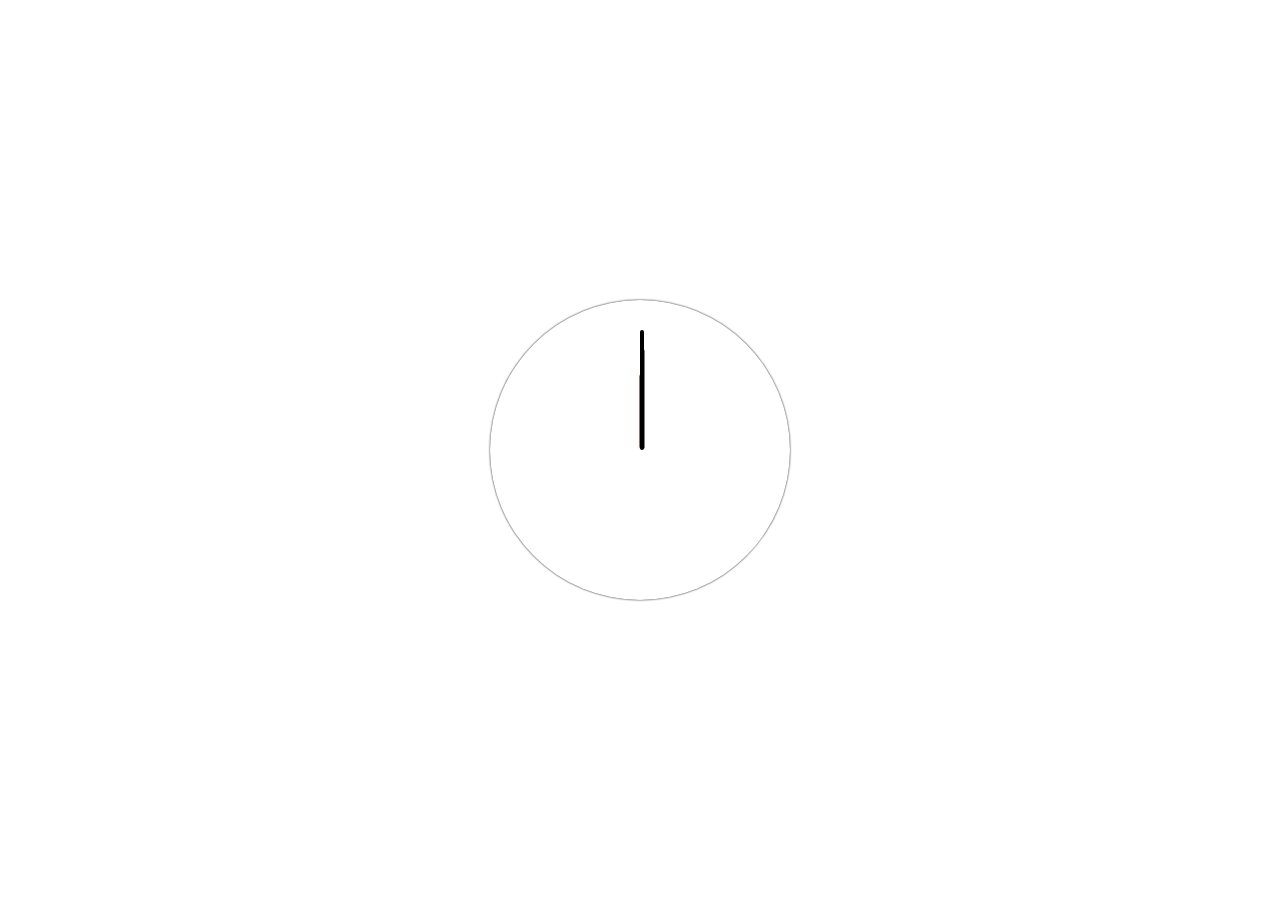
<file: Clock/index.html>
<!DOCTYPE html>
<html lang="en">
<head>
    <meta charset="UTF-8">
    <meta name="viewport" content="width=device-width, initial-scale=1.0">
    <title>Document</title>
    <link rel="stylesheet" href="styles.css">
</head>
<body>
    <div class="clock">
        <div class="hours"></div>
        <div class="minutes"></div>
        <div class="seconds"></div>
    </div>
</body>
</html>
</file>
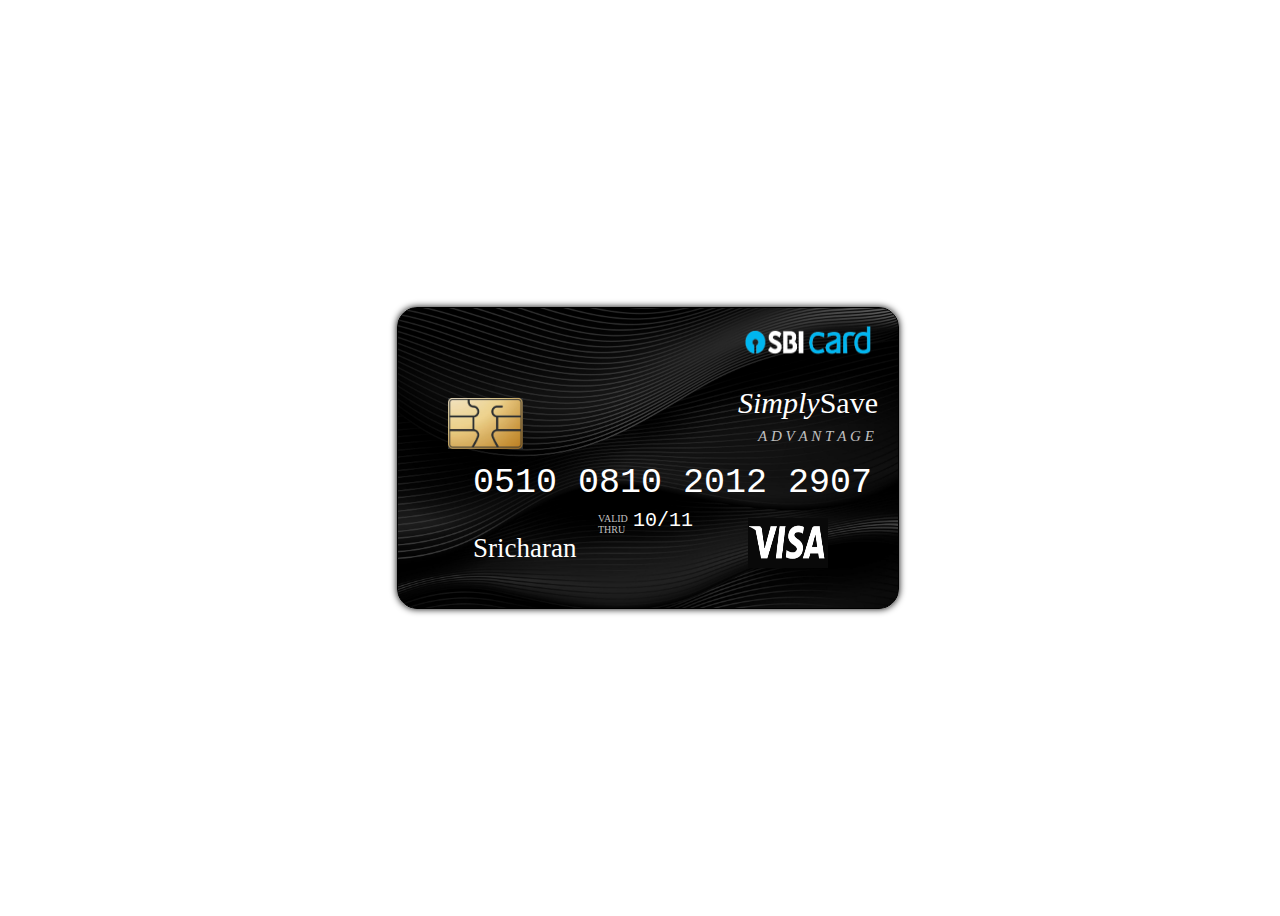
<file: Credit card/index.html>
<!DOCTYPE html>
<html lang="en">
<head>
    <meta charset="UTF-8">
    <meta name="viewport" content="width=device-width, initial-scale=1.0">
    <title>Document</title>
    <link rel="stylesheet" href="styles.css">
    <link href="https://fonts.googleapis.com/css2?family=Courier+Prime&display=swap" rel="stylesheet">
    
</head>
<body>
    <div class="card">
        <img class="sbi" src="./sbi-card.png">
        <img class="chip" src="./chip.jpg">
        <p class="simply-save"><i>Simply</i>Save</p>
        <p class="adv"><i>A&nbsp;D&nbsp;V&nbsp;A&nbsp;N&nbsp;T&nbsp;A&nbsp;G&nbsp;E</i></p>
        <p class="card-num">0510&nbsp;0810&nbsp;2012&nbsp;2907&nbsp;</p>
        <div class="valid-thru">
            <p class="valid">VALID THRU</p>
        </div>
        <div class="valid-date">10/11</div>
        <div class="my-name">Sricharan</div>
        <div class="visa-border">
            <img class="visa" src="./visa.jpg">
    </div>
</body>
</html>
</file>
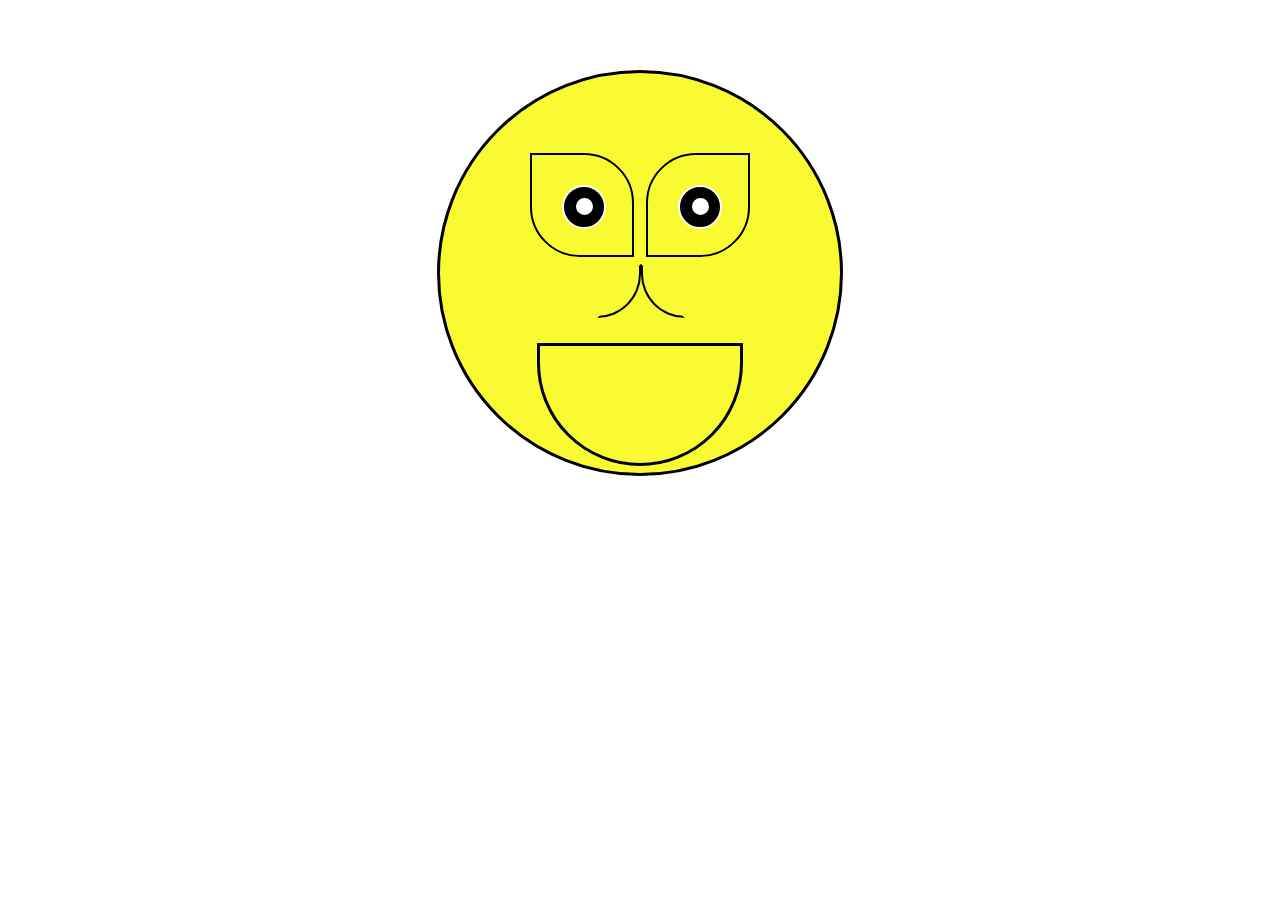
<file: Face/index.html>
<!DOCTYPE html>
<html lang="en">
<head>
    <meta charset="UTF-8">
    <meta name="viewport" content="width=device-width, initial-scale=1.0">
    <title>Document</title>
    <link rel="stylesheet" href="styles.css">
</head>
<body>
    <center>
        <div class="face">
            <div class="left-eye">
                <div class="left-eye-ball">
                    <div class="eye-dot"></div>
                </div>

            </div>
            <div class="right-eye">
                <div class="right-eye-ball">
                    <div class="eye-dot"></div>
                </div>
            </div>
            <div class="left-nose"></div>
            <div class="right-nose"></div>
            <div class="mouth">
                    <div class="tongue"></div>
            </div>
        </div>
    </center>
</body>
</html>
</file>
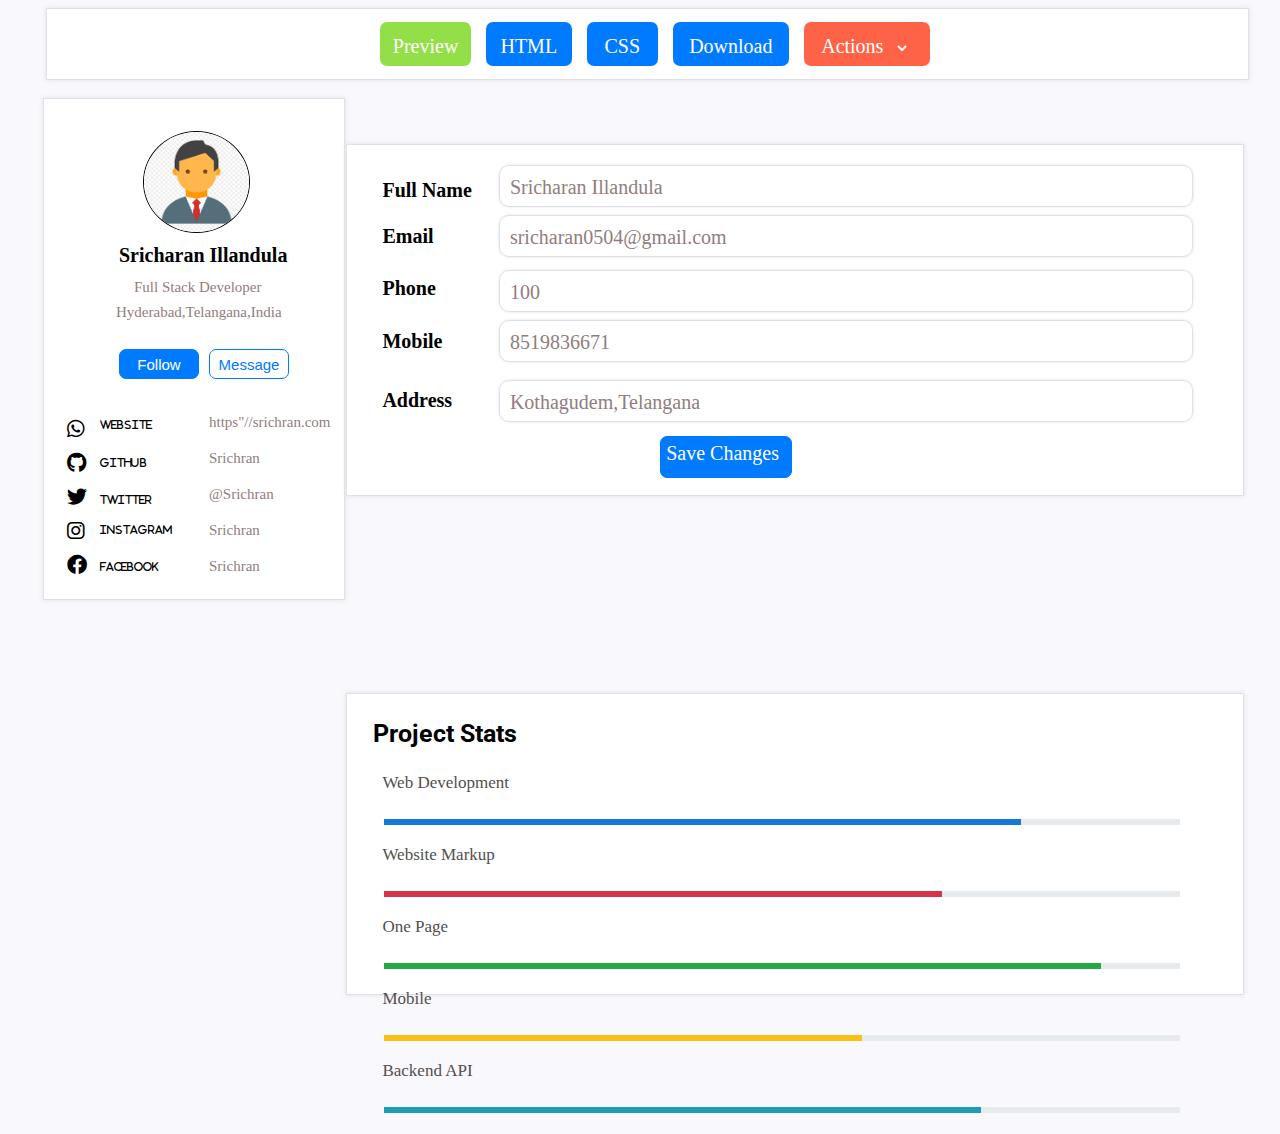
<file: Layout-1/index.html>
<!DOCTYPE html>
<html lang="en">
<head>
    <meta charset="UTF-8">
    <meta name="viewport" content="width=device-width, initial-scale=1.0">
    <title>Document</title>
    <link rel="stylesheet" href="styles.css">
    <link rel="stylesheet" href="https://cdnjs.cloudflare.com/ajax/libs/font-awesome/6.0.0-beta3/css/all.min.css">
    <link
        href="https://fonts.googleapis.com/css2?family=Roboto:ital,wght@0,100;0,300;0,400;0,500;0,700;0,900;1,100;1,300;1,400;1,500;1,700;1,900&display=swap"
        rel="stylesheet">
</head>
<body>
    <div>
        <div class="head">
            <div class="preview">Preview</div>
            <div class="html">HTML</div>
            <div class="css">CSS</div>
            <div class="download">Download</div>
            <div class="action">
                <label>Actions</label>
                <select>
                    <option></option>
                </select>
            </div>
        </div>
        <div class="left-right">
            <div class="left">
                <div class="profile">
                    <div class="image">
                        <img src="[data-uri]">
                        <p class="name">Sricharan Illandula</p>
                        <p class="fsd">Full Stack Developer</p>
                        <p class="place">Hyderabad,Telangana,India</p>
                        <button class="f-button">Follow</button>
                        <button class="m-button">Message</button>
                        <div class="line"></div>
                        <div class="below">
                            <div class="icons">
                                <i class="fab fa-whatsapp"><p class="website">Website</p></i>
                                <i class="fab fa-github"><p class="git">Github</p></i>
                                <i class="fab fa-twitter"><p class="twitter">Twitter</p></i>
                                <i class="fab fa-instagram"><p class="insta">Instagram</p></i>
                                <i class="fab fa-facebook"><p class="fb">Facebook</p></i>
                            </div>
                            <div class="below-content">
                                <p>https"//srichran.com</p>
                                <p>Srichran</p>
                                <p>@Srichran</p>
                                <p>Srichran</p>
                                <p>Srichran</p>
                            </div>
                        </div>
                    </div>
                </div>
            </div>
            <div class="right">
                <div class="details">
                    <p class="a1">Full Name  </p>
                    <p class="a2">Email  </p>                   
                    <p class="a3">Phone  </p>                    
                    <p class="a4">Mobile  </p>                  
                    <p class="a5">Address  </p>
                    <p class="f1">Sricharan Illandula</p>
                    <p class="f2">sricharan0504@gmail.com</p>
                    <p class="f3">100</p>
                    <p class="f4">8519836671</p>
                    <p class="f5">Kothagudem,Telangana</p>
                    <div class="save">Save Changes</div>
                </div>
                <div class="stats">
                    <p class="psheading">Project Stats</p>
                    <p class="headings">Web Development</p>
                    <progress class="bar1" value="80" max="100"></progress>
                    <p class="headings">Website Markup</p>
                    <progress class="bar2" value="70" max="100"></progress>
                    <p class="headings">One Page</p>
                    <progress class="bar3" value="90" max="100"></progress>
                    <p class="headings">Mobile</p>
                    <progress class="bar4" value="60" max="100"></progress>
                    <p class="headings">Backend API</p>
                    <progress class="bar5" value="75" max="100"></progress><br><br>
                </div>
            </div>
        </div>
    </div>
</body>
</html>
</file>
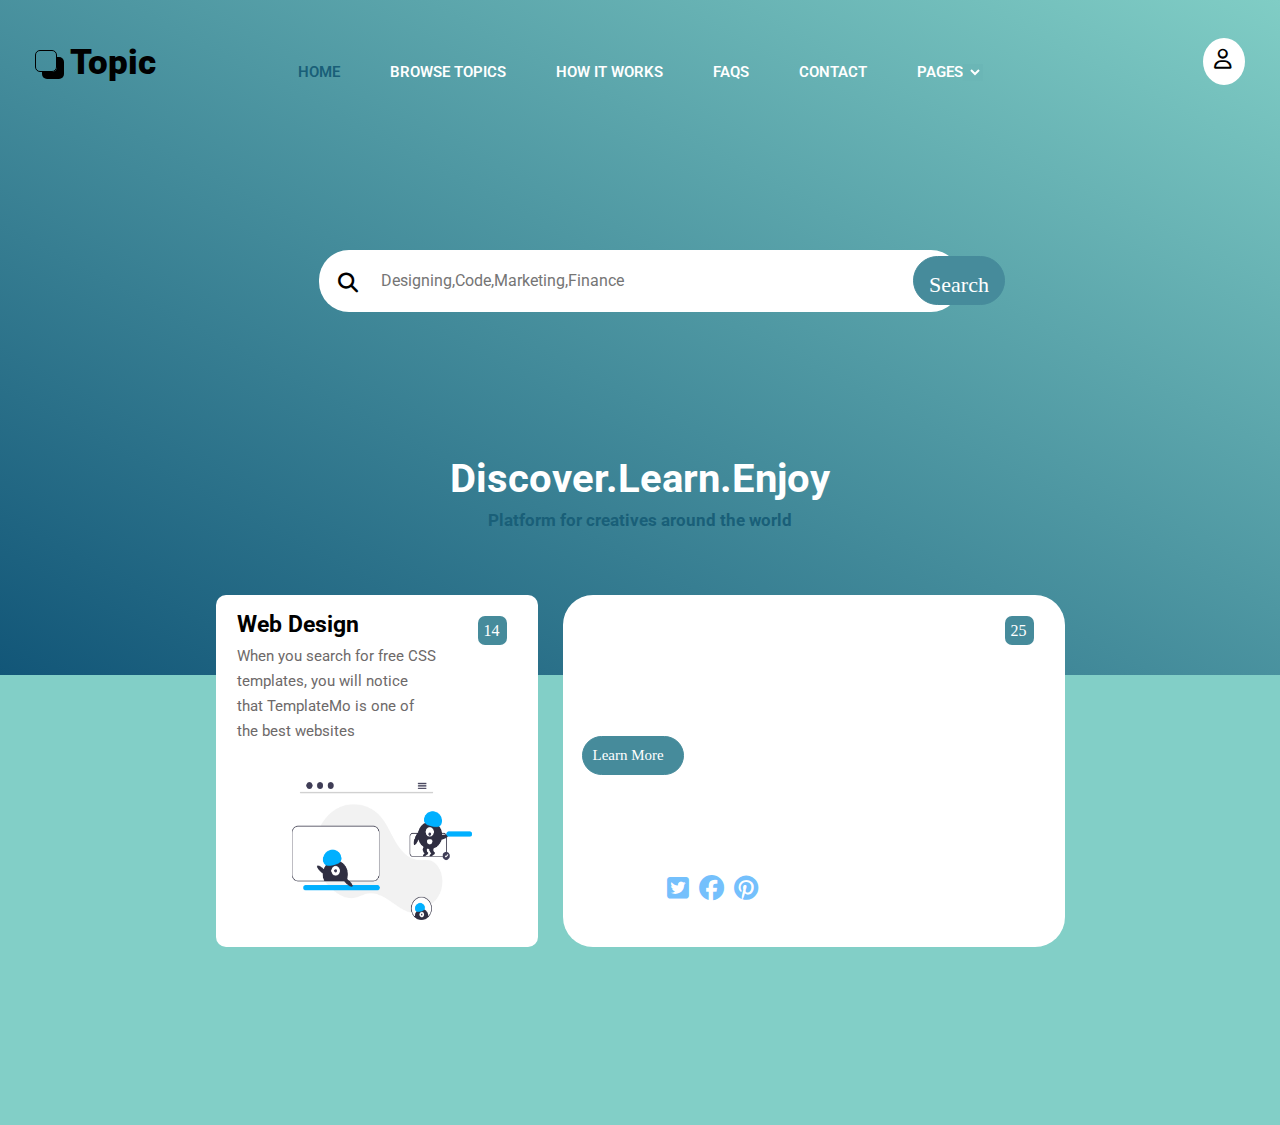
<file: layout-3/index.html>
<!DOCTYPE html>
<html lang="en">
<head>
    <meta charset="UTF-8">
    <meta name="viewport" content="width=device-width, initial-scale=1.0">
    <title>Document</title>
    <link rel="stylesheet" href="styles.css">
    <link
        href="https://fonts.googleapis.com/css2?family=Roboto:ital,wght@0,100;0,300;0,400;0,500;0,700;0,900;1,100;1,300;1,400;1,500;1,700;1,900&display=swap"
        rel="stylesheet">
    <link href="https://cdnjs.cloudflare.com/ajax/libs/font-awesome/6.5.2/css/all.min.css" rel="stylesheet">
</head>
<body>
    <div class="above">
        <div class="head">
            <div class="logo">
                <div class="box "></div>
                <div class="logo-name">Topic</div>
            </div>           
            <div class="nav-items">
                <p>HOME</p>
                <p class="sub-nav">BROWSE TOPICS</p>
                <p class="sub-nav">HOW IT WORKS</p>
                <p class="sub-nav">FAQS</p>
                <p class="sub-nav">CONTACT</p>
                <p class="sub-nav">PAGES<select></select></p>
            </div>
            <div class="person">
                <i class="fa-regular fa-user"></i>
            </div>
        </div>
        <div class="main-head">Discover.Learn.Enjoy</div>
        <div class="main-desc">Platform for creatives around the world</div>
        <div class="search-bar">
            <i class="fa-solid fa-magnifying-glass"></i>
            <input type="text"class="search-bar-inborder"placeholder="Designing,Code,Marketing,Finance"></div>
            <div class="search">Search</div>
        </div>
    </div>
    <div class="below">
        <div class="card-one">
            <p class="card-one-head">Web Design</p>
            <div class="strip">14</div>
            <p class="card-one-desc">When you search for free CSS templates, you will notice that TemplateMo is one of the best websites</p>
            <img src="./web-design.png"class="web-design-img">
        </div>
        <div class="card-two">
            <p class="card-two-head">Finance</p>
            <div class="strip">25</div>
            <p class="card-two-desc">Topic listening templates including homepage,listing page,detail page and contact page.you can feel free to edit and adapt for your CMS requirements</p>
            <div class="lm">Learn More</div>
            <div class="share">Share:
                <i class="fa-brands fa-square-twitter" style="color: #74C0FC;"></i>
                <i class="fa-brands fa-facebook" style="color: #74C0FC;"></i>
                <i class="fa-brands fa-pinterest" style="color: #74C0FC;"></i>
            </div>
            <i class="fa-regular fa-bookmark save"></i>
        </div>
    </div>
</body>
</html>
</file>
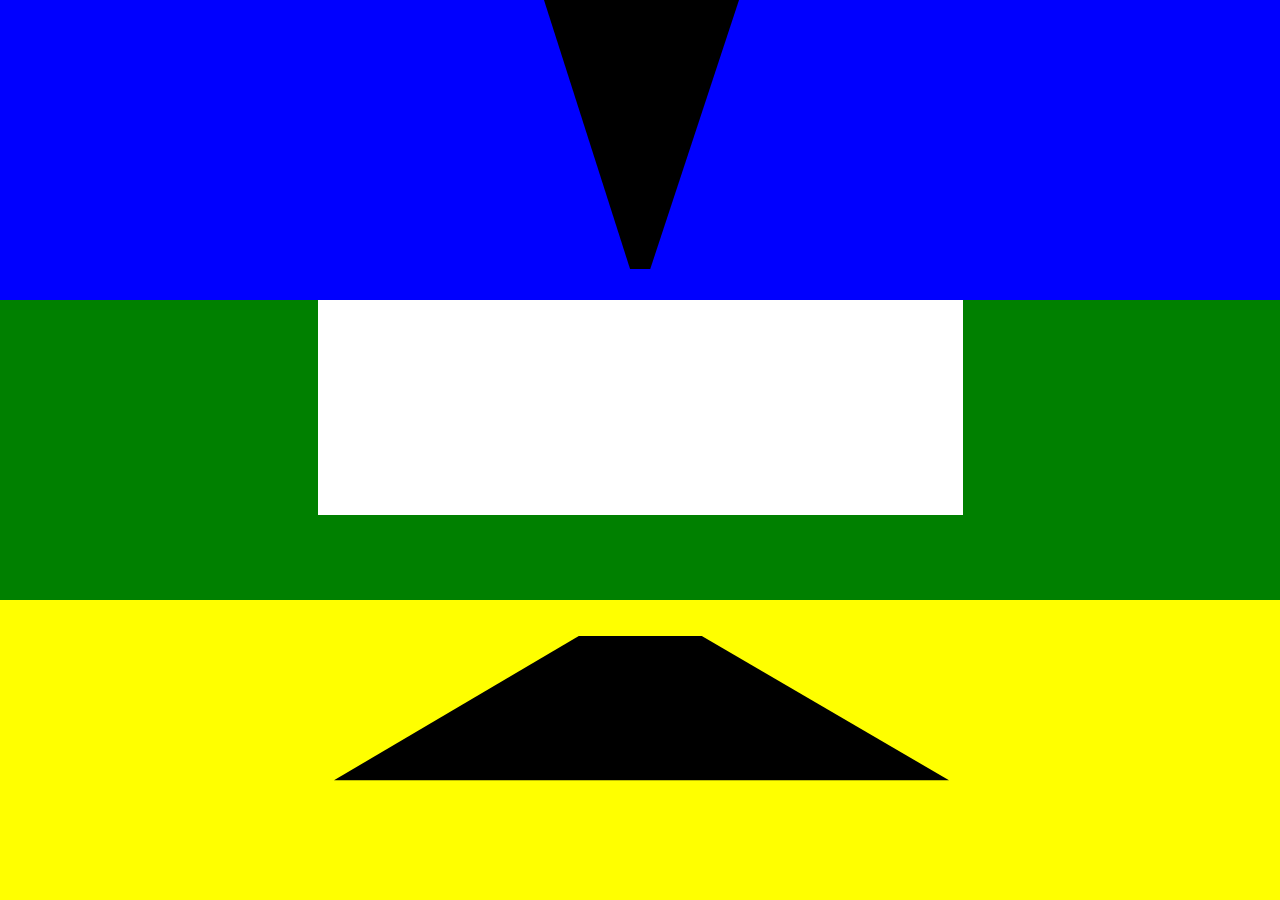
<file: layout-4/index.html>
<!DOCTYPE html>
<html lang="en">
<head>
    <meta charset="UTF-8">
    <meta name="viewport" content="width=device-width, initial-scale=1.0">
    <title>Document</title>
    <link rel="stylesheet" href="styles.css">
</head>
<body>
    <div class="main-div">
        <div class="top">
            <div class="top-child"></div>
        </div>
        <div class="middle">
            <div class="middle-1"></div>
            <div class="middle-2"></div>
            <div class="middle-3"></div>
        </div>
        <div class="bottom">
            <div class="bottom-child"></div>
        </div>
    </div>
</body>
</html>
</file>
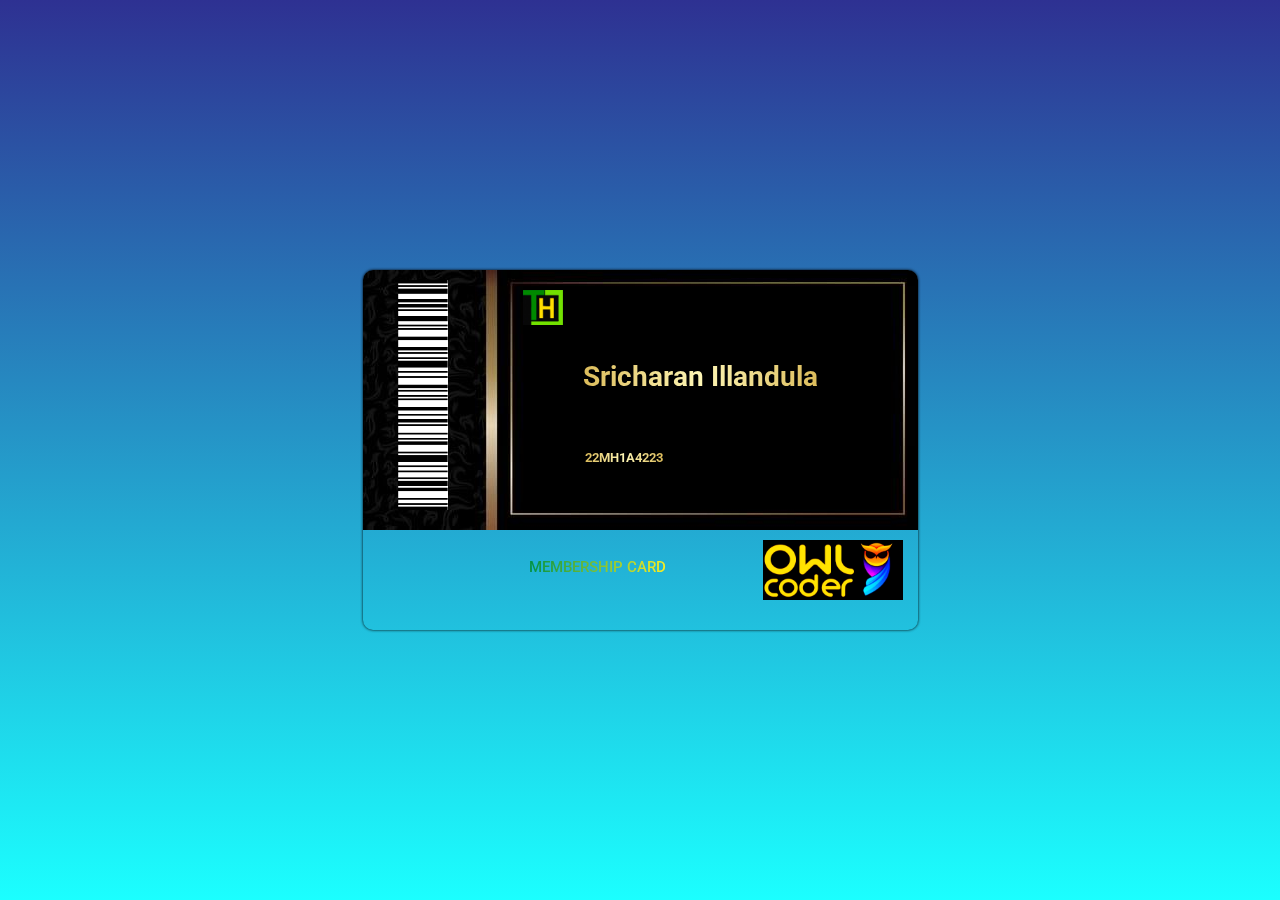
<file: Membership-card/index.html>
<!DOCTYPE html>
<html lang="en">
<head>
    <meta charset="UTF-8">
    <meta name="viewport" content="width=device-width, initial-scale=1.0">
    <title>Document</title>
    <link rel="stylesheet" href="styles.css">
    <link
        href="https://fonts.googleapis.com/css2?family=Roboto:ital,wght@0,100;0,300;0,400;0,500;0,700;0,900;1,100;1,300;1,400;1,500;1,700;1,900&display=swap"
        rel="stylesheet">
</head>
<body>
    <div class="card">
        <div class="barcode"></div>
        <div class="thub"></div>
        <div class="membercard">MEMBERSHIP CARD</div>
        <div class="owl"></div>
        <div class="name">Sricharan Illandula</div>
        <div class="roll">22MH1A4223</div>
    </div>
</body>
</html>
</file>
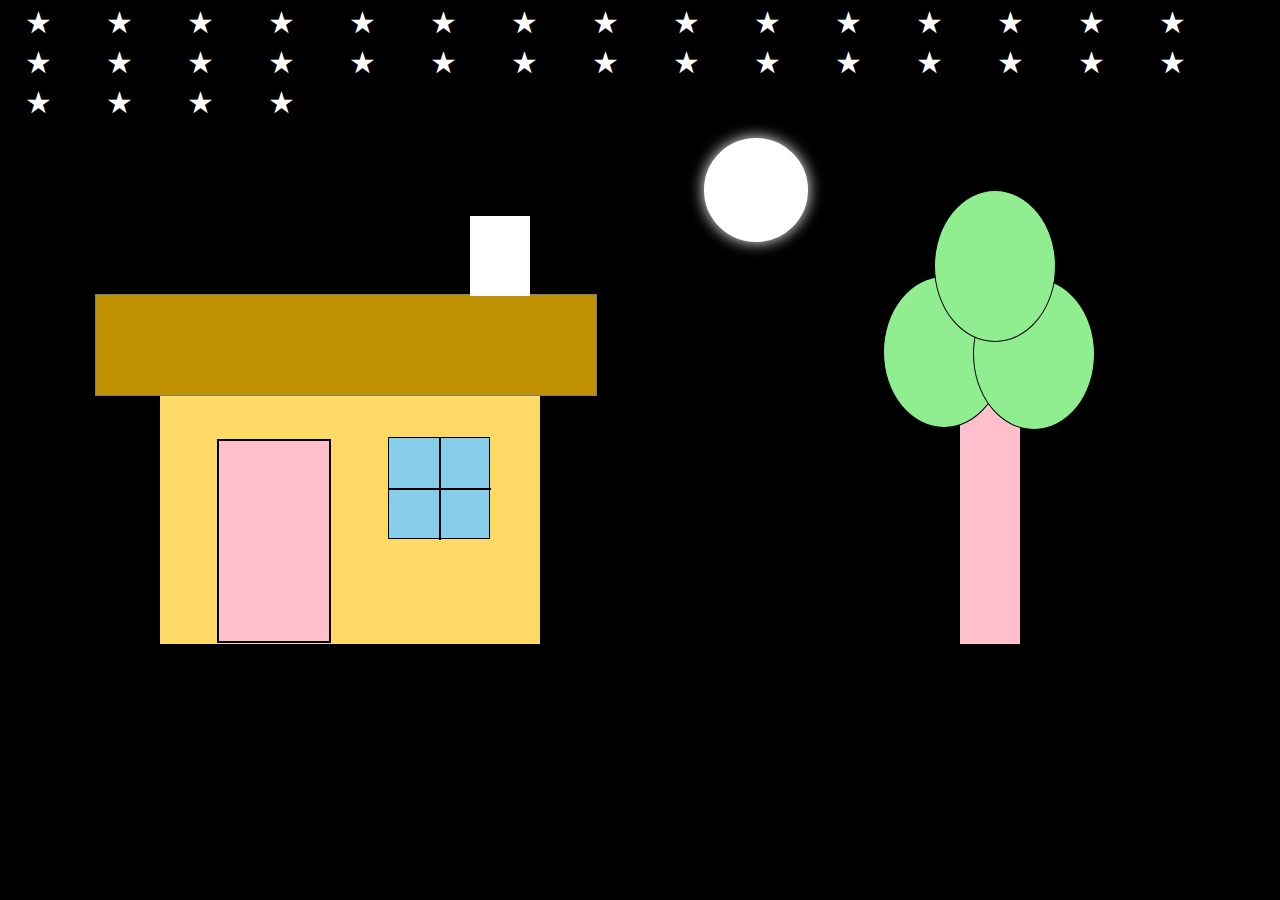
<file: night-house/index.html>
<!DOCTYPE html>
<html lang="en">
<head>
    <meta charset="UTF-8">
    <meta name="viewport" content="width=device-width, initial-scale=1.0">
    <title>Document</title>
    <link rel="stylesheet" href="styles.css">
</head>
<body>
    <div class="box">
        <div class="star">&#9733;</div>
        <div class="star">&#9733;</div>
        <div class="star">&#9733;</div>
        <div class="star">&#9733;</div>
        <div class="star">&#9733;</div>
        <div class="star">&#9733;</div>
        <div class="star">&#9733;</div>
        <div class="star">&#9733;</div>
        <div class="star">&#9733;</div>
        <div class="star">&#9733;</div>
        <div class="star">&#9733;</div>
        <div class="star">&#9733;</div>
        <div class="star">&#9733;</div>
        <div class="star">&#9733;</div>
        <div class="star">&#9733;</div>
        <div class="star">&#9733;</div>
        <div class="star">&#9733;</div>
        <div class="star">&#9733;</div>
        <div class="star">&#9733;</div>
        <div class="star">&#9733;</div>
        <div class="star">&#9733;</div>  
        <div class="star">&#9733;</div>
        <div class="star">&#9733;</div>
        <div class="star">&#9733;</div>
        <div class="star">&#9733;</div>
        <div class="star">&#9733;</div>
        <div class="star">&#9733;</div>
        <div class="star">&#9733;</div>
        <div class="star">&#9733;</div>
        <div class="star">&#9733;</div>
        <div class="star">&#9733;</div>
        <div class="star">&#9733;</div>
        <div class="star">&#9733;</div>
        <div class="star">&#9733;</div>
        <div class="moon"></div>
        <div class="house">
            <div class="door"></div>
            <div class="window">
                <div class="vline"></div>
                <div class="hline"></div>
            </div>
        </div>
        <div class="terrace"></div>
        <div class="terrace-above"></div>
        <div class="trunk"></div>
        <div class="leaf1"></div>
        <div class="leaf2"></div>
        <div class="leaf3"></div>
    </div>
</body>
</html>
</file>
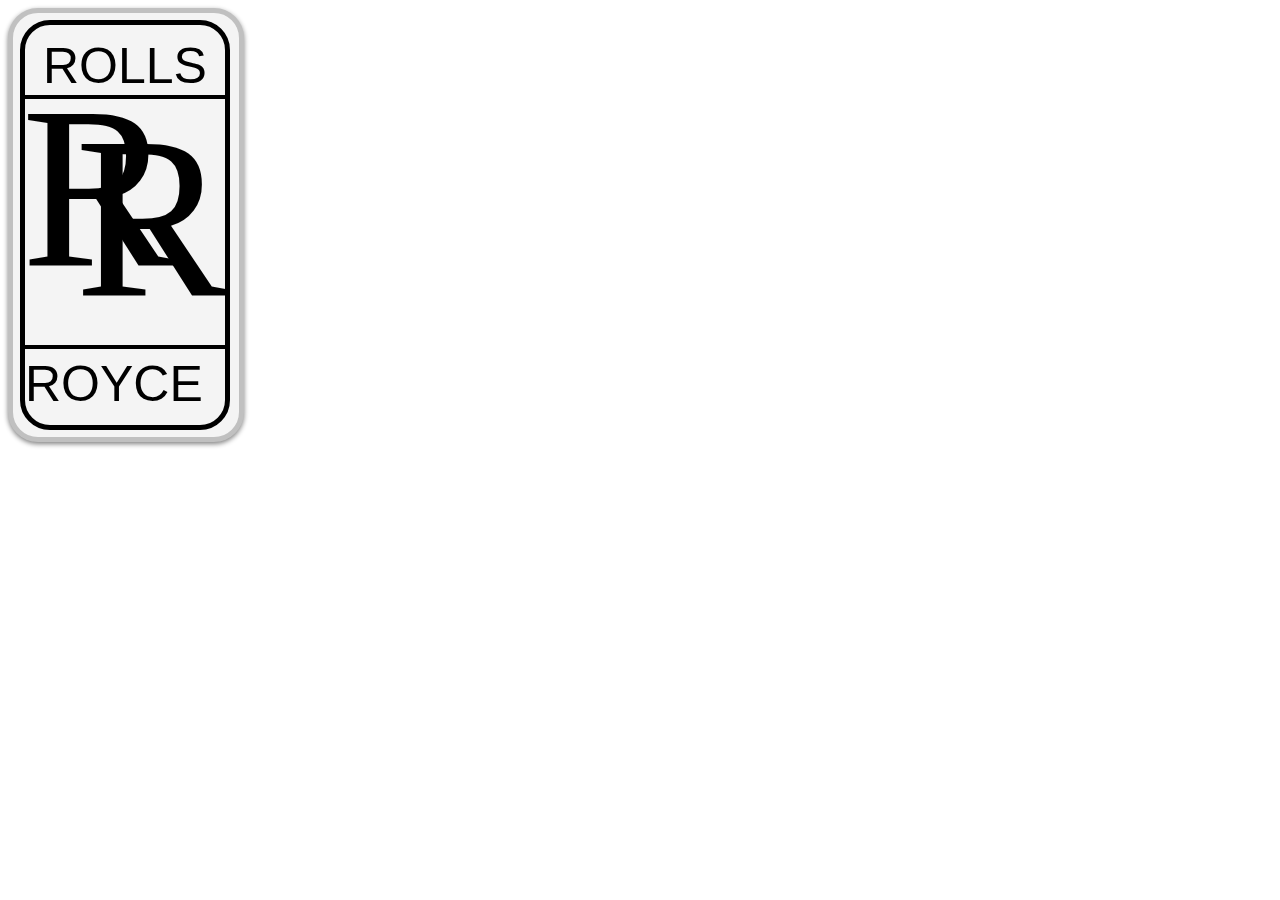
<file: Rolls-Royce/index.html>
<!DOCTYPE html>
<html lang="en">
<head>
    <meta charset="UTF-8">
    <meta name="viewport" content="width=device-width, initial-scale=1.0">
    <link rel="stylesheet" href="styles.css">
</head>
<body>
    <div class="outline">
        <div class="inline">
            <div class="main-border">
                <div class="top-content">ROLLS</div>
                <div class="top-line"></div>
                <div class="r1">R</div>
                <div class="r2">R</div>
                <div class="below-line"></div>
                <div class="below-content">ROYCE</div>
            </div>
        </div>
    </div>
</body>
</html>
</file>
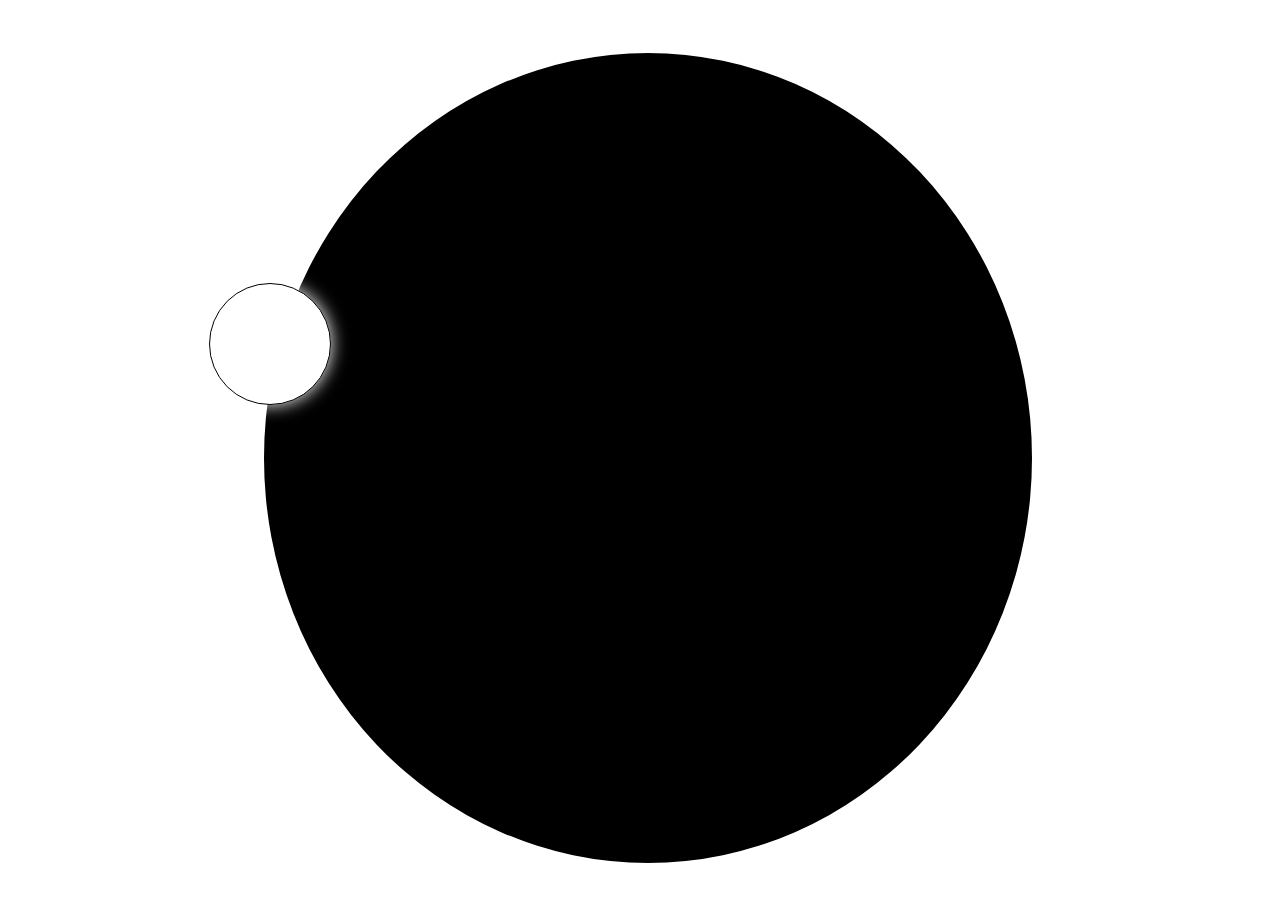
<file: solar-system/index.html>
<!DOCTYPE html>
<html lang="en">
<head>
    <meta charset="UTF-8">
    <meta name="viewport" content="width=device-width, initial-scale=1.0">
    <title>Document</title>
    <link rel="stylesheet" href="styles.css">
</head>
<body>
    <div class="border">
        <div class="earth"></div>
        <div class="moon"></div>

    </div>
</body>
</html>
</file>
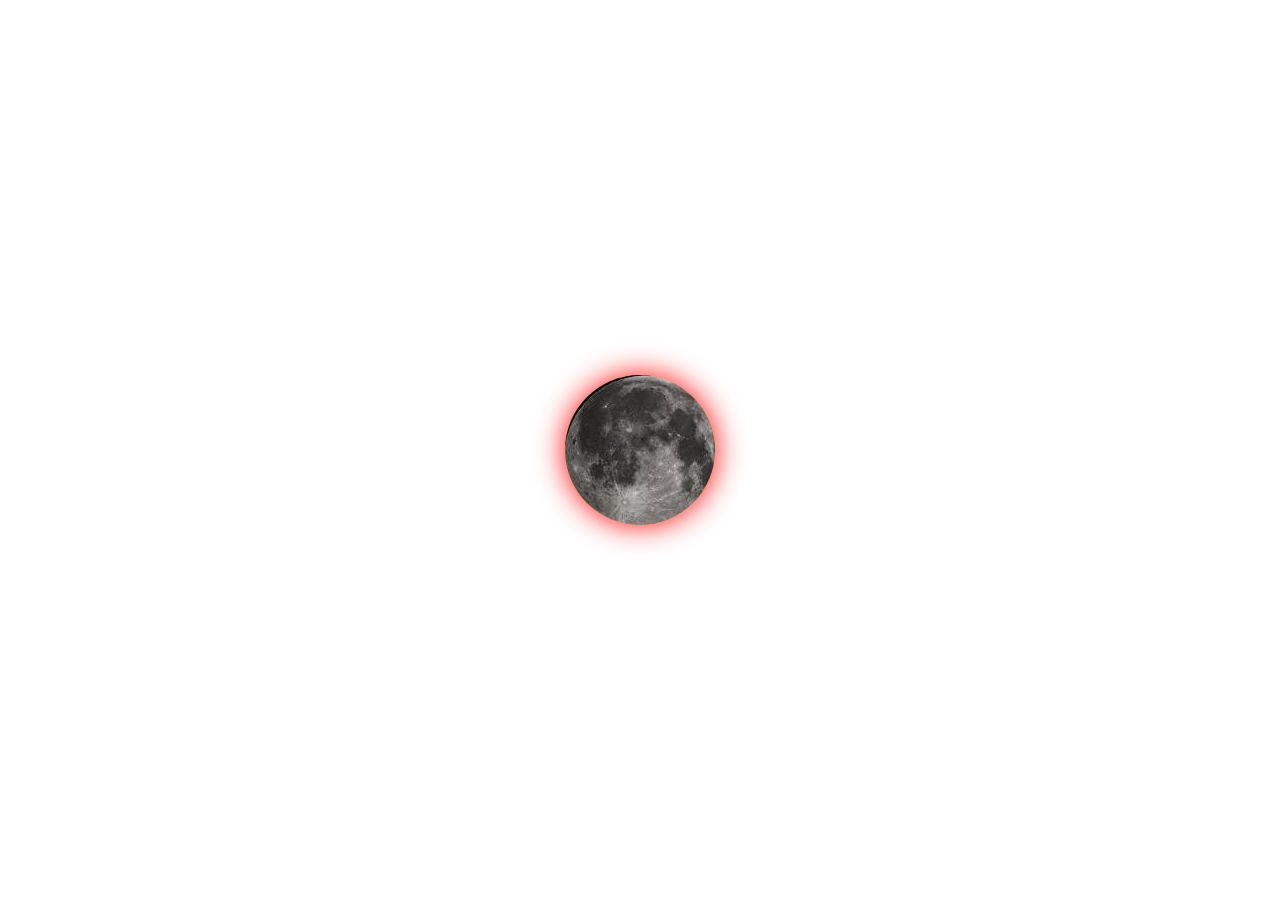
<file: sun and moon/index.html>
<!DOCTYPE html>
<html lang="en">
<head>
    <meta charset="UTF-8">
    <meta name="viewport" content="width=device-width, initial-scale=1.0">
    <title>Document</title>
    <link rel="stylesheet" href="styles.css">
</head>
<body>
        <div class="above">
            <div class="sun"></div>
        </div>
        <div class="below">
            <div class="moon"></div>
        </div>
</body>
</html>
</file>
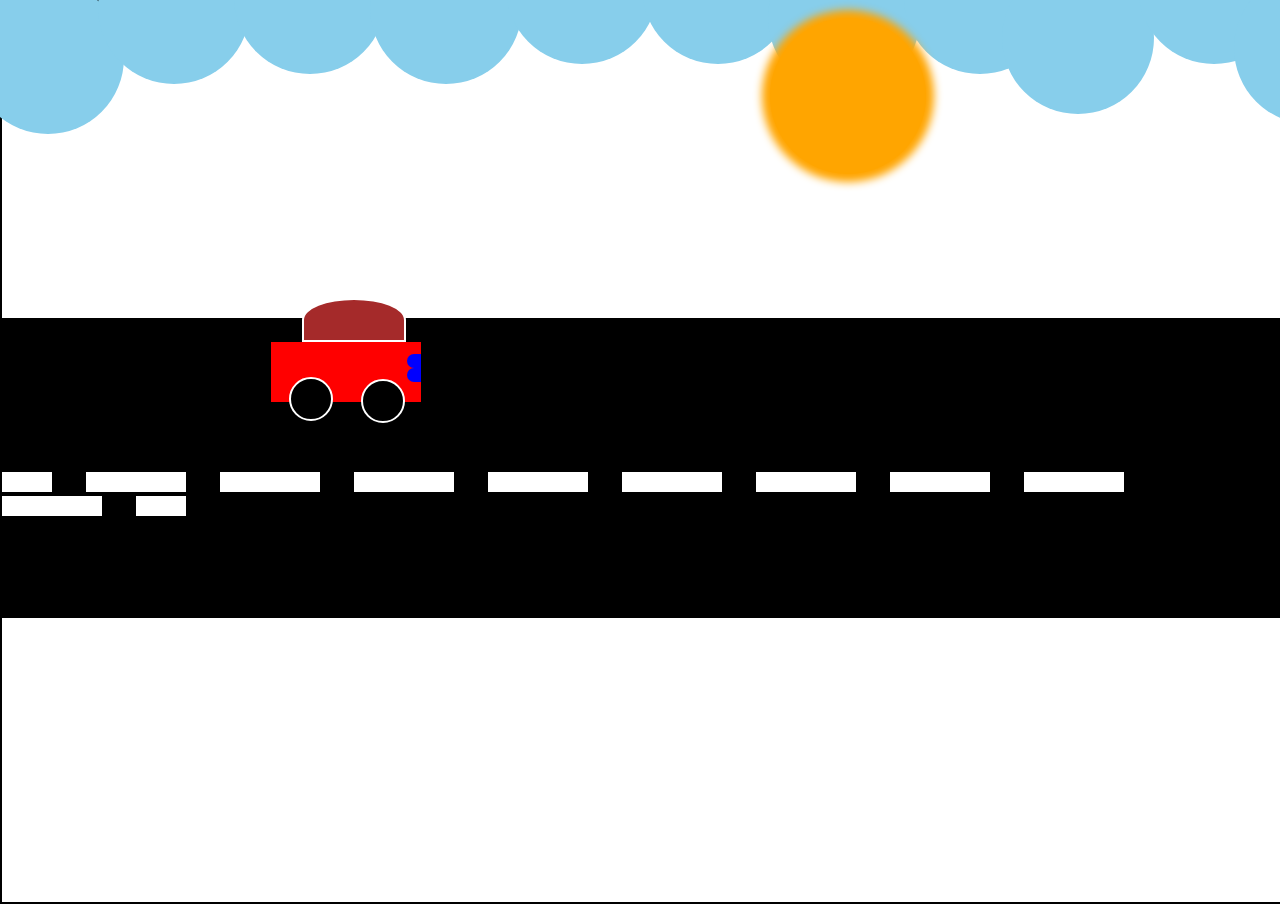
<file: TOY CAR/index.html>
<!DOCTYPE html>
<html lang="en">
<head>
    <meta charset="UTF-8">
    <meta name="viewport" content="width=device-width, initial-scale=1.0">
    <title>Document</title>
    <link rel="stylesheet" href="styles.css">
</head>
<body>
    <div class="container">
        <div class="cloud1"></div>
        <div class="cloud2"></div>
        <div class="cloud3"></div>
        <div class="cloud4"></div>
        <div class="cloud5"></div>
        <div class="cloud6"></div>
        <div class="cloud7"></div>
        <div class="cloud8"></div>
        <div class="cloud9"></div>
        <div class="cloud10"></div>
        <div class="cloud11"></div>
        <div class="sun"></div>
        <div class="road">
            <div class="car">
                <div class="above"></div>
                <div class="below">
                    <div class="headlight1"></div>
                    <div class="headlight2"></div>
                    <div class="tyre1"></div>
                    <div class="tyre2"></div>
                </div>
            </div>
            <div class="r0"></div>
            <div class="r1"></div>
            <div class="r1"></div>
            <div class="r1"></div>
            <div class="r1"></div>
            <div class="r1"></div>  
            <div class="r1"></div>
            <div class="r1"></div>
            <div class="r1"></div>  
            <div class="r1"></div>
            <div class="r2"></div>
        </div>
    </div>
</body>
</html>
</file>
<file: Clock/styles.css>
*{
	padding: 0;
	margin: 0;
}
body{
	width: 100%;
	height: 100svh;
	display: flex;
	align-items: center;
	justify-content: center;
}
.clock{
	width: 300px;
	height: 300px;
	border-radius: 50%;
	position: relative;
	background-image: url("https://i.pinimg.com/736x/f9/36/c5/f936c5a35c35c3f4d7c498fb8edad0f1.jpg");
	box-shadow: 0px 0px 2px black;
}
.seconds{
	position: absolute;
	width: 4px;
	height: 120px;
	background-color: black;
	left: 150px;
	top: 29.5px;
	animation: seconds 60s steps(60) infinite;
	transform-origin: bottom;
	border-radius: 150px;
}
.minutes{
	position: absolute;
	width: 5px;
	height: 100px;
	background-color: grey;
	left: 149.5px;
	top: 48.5px;
	animation: minutes 3600s steps(3600)infinite;
	transform-origin: bottom;
	border-radius: 150px;
}
.hours{
	position: absolute;
	width: 6px;
	height: 75px;
	background-color: rgb(166, 106, 106);
	left: 148.5px;
	top: 74px;
	animation: hours 216000s steps(216000)infinite;
	transform-origin: bottom;
	border-radius: 150px;
}
@keyframes seconds {
	0%{
		transform: rotate(0deg);
	}
	100%{
		transform: rotate(360deg);
	}
}
@keyframes minutes {
	0%{
		transform: rotate(0deg);
	}
	100%{
		transform: rotate(360deg);
	}

}
@keyframes hours {
	0%{
		transform: rotate(0deg);
	}
	100%{
		transform: rotate(360deg);
	}
}
</file>
<file: Credit card/styles.css>
body {
    height: 100svh;
    width: 100%;
    display: flex;
    justify-content: center;
    align-items: center;
}
.card {
    height: 300px;
    width: 500px;
    background-image: url(./backgrounf.jpg);
    background-repeat: no-repeat;
    background-size: cover;
    border: 1px solid black;
    box-shadow: 0px 0px 7px black;
    border-radius: 20px;
    position: relative;
    transition: transform 0.2s;
}
.sbi {
    height: 15%;
    width: 30%;
    position: absolute;
    top: 5%;
    left: 67%;
}
.chip {
    height: 17%;
    width: 15%;
    position: absolute;
    top: 30%;
    left: 10%;
}
.simply-save {
    color: white;
    font-size: 30px;
    position: absolute;
    top: 16%;
    left: 68%;
}
.adv {
    color: silver;
    font-size: 15px;
    position: absolute;
    left: 72%;
    top: 35%;
}

.card-num {
    font-size: 35px;
    font-family: 'OCR-A', monospace;
    color: white;
    position: absolute;
    top: 40%;
    left: 15%;
}
.valid-thru {
    color: silver;
    font-size: 10px;
    height: 10px;
    width: 10px;
    position: absolute;
    top: 65%;
    left: 40%;
}
.valid-date {
    color: white;
    font-family: 'OCR-A', monospace;
    font-size: 20px;
    position: absolute;
    top: 67%;
    left: 47%;
}
.my-name {
    color: white;
    font-family: Roboto;
    font-size: 27px;
    position: absolute;
    top: 75%;
    left: 15%;
}
.visa {
    height: 50px;
    width: 80px;
    position: absolute;
    top: 70%;
    left: 70%;
}
.card:hover {
    transform: scale(1.1);
    box-shadow: 0px 0px 20px black;
}
</file>
<file: Face/styles.css>
.face {
    margin: 70px;
    border: 3px solid black;
    height: 300px;
    width: 300px;
    border-radius: 300px;
    padding: 50px;
    background-color: #fafa33;
 }
 .left-eye {
    height: 100px;
    width: 100px;
    border: 2px solid black;
    float: left;
    margin-top: 30px;
    margin-left: 40px;
    border-top-right-radius: 50px;
    border-bottom-left-radius: 50px;
 } 
 .left-eye-ball {
    height: 40px;
    width: 40px;
    border: 2px solid white;
    margin:30px;
    border-radius: 40px;
    background-color: black;
 }
 .right-eye {
    height: 100px;
    width: 100px;
    border: 2px solid black;
    float: left;
    margin-top: 30px;
    margin-left: 12px;
    border-top-left-radius: 50px;
    border-bottom-right-radius: 50px;
 }
 .right-eye-ball {
    height: 40px;
    width: 40px;
    border: 2px solid white;
    margin:30px;
    border-radius: 40px;
    background-color: black;
 }
 .left-nose {
    border: 2px solid black;
    height: 50px;
    width: 40px;
    float: left;
    margin-left: 107px;
    margin-top: 7px;
    border-bottom-right-radius: 90px;
    border-top-color: #fafa33;
    border-left-color: #fafa33;
 }
 .right-nose {
    border: 2px solid black;
    height: 50px;
    width: 40px;
    margin-top: 7px;
    float: left;
    border-bottom-left-radius: 90px;
    border-top-color: #fafa33;
    border-right-color:#fafa33;
 }
 .mouth {
    border: 3px solid black;
    height: 13vh;
    width: 200px;
    margin-top: 220px;
    border-bottom-left-radius: 110px;
    border-bottom-right-radius: 110px;
 }
 .eye-dot {
   border: 2px solid black;
   height: 17px;
   width: 17px;
   border-radius: 100%;
   background-color: white;
   margin: 9px;
 }
</file>
<file: Layout-1/styles.css>
body {
    background-color: rgb(249, 248, 253);
}
.left-right {
    display: flex;
    flex-wrap: wrap;
}
.head {
    height: 70px;
    width: 95%;
    background-color:white ;
    border: 1px solid #e0e1e7 ;
    box-shadow: 0 0 5px #e0e1e7;
    display: flex;
    flex-wrap: wrap;
    justify-content: center;
    align-items: center;
    position: relative;
    left: 3%;
}
.preview {
    height: 18px;
    width: 65px;
    font-size: 20px;
    color: white;
    padding: 13px;
    background-color: #93DF48;
    border-radius: 7px;
    margin-left: 15px;
    text-align: center;
}
.html {
    height: 18px;
    width: 60px;
    font-size: 20px;
    color: white;
    padding: 13px;
    background-color: #007AFF;
    border-radius: 7px;
    margin-left: 15px;
    text-align: center;
}
.css {
    height: 18px;
    width: 45px;
    font-size: 20px;
    color: white;
    padding: 13px;
    background-color: #007AFF;
    border-radius: 7px;
    margin-left: 15px;
    text-align: center;
}
.download {
    height: 18px;
    width: 90px;
    font-size: 20px;
    color: white;
    padding: 13px;
    background-color: #007AFF;
    border-radius: 7px;
    margin-left: 15px;
    text-align: center;
}
.action {
    height: 18px;
    width: 100px;
    font-size: 20px;
    color: white;
    padding: 13px;
    background-color: tomato;
    border-radius: 7px;
    margin-left: 15px;
    text-align: center;
}
select {
    background-color: tomato;
    border: 2px solid transparent;
    color: white;
}
.profile {
    height: 500px;
    width: 300px;
    background-color:white ;
    border: 1px solid #e0e1e7 ;
    box-shadow: 0 0 5px #e0e1e7;
    position: relative;
    top: 18px;
    left: 35px;
}
.image img{
    height: 20%;
    width: 35%;
    border: 1px solid black;
    border-radius: 50%;
    position: absolute;
    left: 33%;
    top: 32px;
}
.name {
    font-size: 20px;
    font-weight: 800;
    position: absolute;
    left: 25%;
    top: 25%;
}
.fsd {
    font-size: 15px;
    font-weight: 300;
    color: rgb(145, 125, 125);
    position: absolute;
    left: 30%;
    top: 33%;
}
.place {
    font-size: 15px;
    font-weight: 300;
    color: rgb(145, 125, 125);
    position: absolute;
    left: 24%;
    top: 38%;
}
.f-button {
    font-size: 15px;
    height: 30px;
    width: 80px;
    border: 1px solid #007AFF;
    border-radius: 7px;
    background-color: #007AFF;
    color: white;
    position: absolute;
    top: 50%;
    left: 25%;
}
.m-button {
    font-size: 15px;
    height: 30px;
    width: 80px;
    border: 1px solid #007AFF;
    border-radius: 7px;
    background-color: white;
    color: #007AFF;
    position: absolute;
    top: 50%;
    left: 55%;
}
/* .line {
    height: 0%;
    width: 100%;
    border: 1px solid #e0e1e7;
    position: absolute;
    top: 68%;
} */
.icons {
    display: flex;
    flex-direction: column;
    position: absolute;
    top: 64%;
    left: 2%;
    font-size: 20px;
    justify-content: space-between;
}
i {
    margin-left: 17px;
    margin-bottom: 14px;
}
.website {
    font-size: 10px;
    position: absolute;
    left: 50px;
    bottom: 150px;
}
.git {
    font-size: 10px;
    position: absolute;
    left: 50px;
    bottom: 112px;
}
.twitter {
    font-size: 10px;
    position: absolute;
    left: 50px;
    bottom: 75px;
}
.insta {
    font-size: 10px;
    position: absolute;
    left: 50px;
    bottom: 45px;
}
.fb {
    font-size: 10px;
    position: absolute;
    left: 50px;
    bottom: 8px;
}
.below-content {
    color: rgb(145, 125, 125);
    font-size: 15px;
    display: flex;
    flex-direction: column;
    position: absolute;
    left: 55%;
    top: 60%;
}
.below-content p {
    margin-bottom: 4px;
}
.details {
    height: 350px;
    width: 70%;
    background-color:white ;
    border: 1px solid #e0e1e7 ;
    box-shadow: 0 0 5px #e0e1e7;
    position: absolute;
    top: 16%;
    left: 27%;
}
.a1 {
    font-size: 20px;
    position: absolute;
    top: 4%;
    left: 4%;
    font-weight: 600;
}
.a2 {
    font-size: 20px;
    position: absolute;
    left: 4%;
    top: 17%;
    font-weight: 600;
}
.a3 {
    font-size: 20px;
    position: absolute;
    left: 4%;
    top: 32%;
    font-weight: 600;
}
.a4 {
    font-size: 20px;
    position: absolute;
    left: 4%;
    top: 47%;
    font-weight: 600;
}
.a5 {
    font-size: 20px;
    position: absolute;
    left: 4%;
    top: 64%;
    font-weight: 600;
}
.f1 {
    font-size: 20px;
    padding: 10px;
    color: rgb(145, 125, 125);
    height: 20px;
    width: 75%;
    border: 1px solid #e0e1e7;
    box-shadow: 0 0 3px #e0e1e7;
    border-radius: 10px;
    position: absolute;
    left: 17%;
}
.f2 {
    font-size: 20px;
    padding: 10px;
    color: rgb(145, 125, 125);
    height: 20px;
    width: 75%;
    border: 1px solid #e0e1e7;
    box-shadow: 0 0 3px #e0e1e7;
    border-radius: 10px;
    position: absolute;
    left: 17%;
    top: 50px;
}
.f3 {
    font-size: 20px;
    padding: 10px;
    color: rgb(145, 125, 125);
    height: 20px;
    width: 75%;
    border: 1px solid #e0e1e7;
    box-shadow: 0 0 3px #e0e1e7;
    border-radius: 10px;
    position: absolute;
    left: 17%;
    top: 105px;
}
.f4 {
    font-size: 20px;
    padding: 10px;
    color: rgb(145, 125, 125);
    height: 20px;
    width: 75%;
    border: 1px solid #e0e1e7;
    box-shadow: 0 0 3px #e0e1e7;
    border-radius: 10px;
    position: absolute;
    left: 17%;
    top: 155px;
}
.f5 {
    font-size: 20px;
    padding: 10px;
    color: rgb(145, 125, 125);
    height: 20px;
    width: 75%;
    border: 1px solid #e0e1e7;
    box-shadow: 0 0 3px #e0e1e7;
    border-radius: 10px;
    position: absolute;
    left: 17%;
    top: 215px;
}
.save {
    font-size:20px;
    height: 30px;
    width: 120px;
    padding: 5px;
    border: 1px solid #007AFF;
    border-radius: 7px;
    background-color: #007AFF;
    color: white;
    position: absolute;
    top: 83%;
    left: 35%;
}
.right {
    display: flex;
    flex-direction: column;
}
.stats {
    height: 300px;
    width: 70%;
    background-color:white ;
    border: 1px solid #e0e1e7 ;
    box-shadow: 0 0 5px #e0e1e7;
    position: absolute;
    top: 77%;
    left: 27%;
}
.psheading {
    font-family: Roboto;
    font-size: 25px;
    font-weight: 700;
    margin-left: 3%;
}
.headings {
    font-size: 17px;
    margin-left: 4%;
    color: rgb(82, 79, 79);
}
.bar1{
    width: 800px;
    height: 10px;
    border: 2px solid transparent;
    position: relative;
    left: 4%;
    border-radius: 100%;
 }
 .bar1::-webkit-progress-bar {
    background-color: #E7EBEE;
 }
 .bar1::-webkit-progress-value {
    background-color:#1678DD;
 }
 .bar2{
    width: 800px;
    height: 10px;
    border: 2px solid transparent;
    position: relative;
    left: 4%;
    border-radius: 100%;
 }
 .bar2::-webkit-progress-bar {
    background-color: #E7EBEE;
 }
 .bar2::-webkit-progress-value {
    background-color:#D23647;
 }
 .bar3{
    width: 800px;
    height: 10px;
    border: 2px solid transparent;
    position: relative;
    left: 4%;
    border-radius: 100%;
 }
 .bar3::-webkit-progress-bar {
    background-color: #E7EBEE;
 }
 .bar3::-webkit-progress-value {
    background-color:#24A844;
 }
 .bar4{
    width: 800px;
    height: 10px;
    border: 2px solid transparent;
    position: relative;
    left: 4%;
    border-radius: 100%;
 }
 .bar4::-webkit-progress-bar {
    background-color: #E7EBEE;
 }
 .bar4::-webkit-progress-value {
    background-color:#F9C015;
 }
 .bar5{
    width: 800px;
    height: 10px;
    border: 2px solid transparent;
    position: relative;
    left: 4%;
    border-radius: 100%;
 }
 .bar5::-webkit-progress-bar {
    background-color: #E7EBEE;
 }
 .bar5::-webkit-progress-value {
    background-color:#1C9DB4;
 }
</file>
<file: layout-3/styles.css>
* {
    padding: 0%;
    margin: 0%;
}
.above {
    height: 75svh;
    width: 100%;
    background-image: linear-gradient(to bottom left,#80CDC5,#125678);
    display: flex;
    flex-wrap: wrap;
    justify-content: center;
}
.logo-name {
    font-family: Roboto;
    font-size: 35px;
    font-weight: 900;
    position: relative;
    top: 20px;
    left: 70px;
}
.box {
    height: 20px;
    width: 20px;
    border: 1px solid black;
    border-radius: 5px;
    box-shadow: 7px 7px black;
    position: relative;
    top: 50px;
    left: 35px;
}
.nav-items {
    color: #195F78;
    height: 20px;
    width: 100svw;
    font-family: Roboto;
    font-weight: 600;
    font-size: 15px;
    display: flex;
    gap: 50px;
    justify-content: center;

}
.sub-nav {
    color: white;
}
.person {
    position: relative;
    bottom: 20px;
}
.person i {
    font-size: 20px;
    float: right;
    position: relative;
    bottom: 25px;
    right: 35px;
    padding: 10px;
    height: 25px;
    width: 20px;
    background-color: white;
    border: 1px solid transparent;
    border-radius: 100%;
}
.main-head {
    height: 20px;
    width: 100svw;
    font-size: 40px;
    font-family: Roboto;
    font-weight: 700;
    color: white;
    display: flex;
    justify-content: center;
    position: absolute;
    bottom: 425px;
}
.main-desc {
    height: 20px;
    width: 100svw;
    font-size: 17px;
    font-family: Roboto;
    color: #195F78;
    font-weight: 700;
    display: flex;
    justify-content: center;
    position: absolute;
    bottom: 370px;
}
.search-bar {
    height: 60px;
    width: 50svw;
    border: 1px solid transparent;
    background-color: white;
    border-radius: 30px;
    position: absolute;
    top: 250px;
}
.search-bar i {
    font-size: 20px;
    position: absolute;
    top: 22px;
    left: 18px;
}
.search-bar-inborder {
    height: 10px;
    width: 36svw;
    border: 1px solid transparent;
    border-radius: 30px;
    position: absolute;
    top: 8px;
    left: 45px;
    padding: 15px;
}
.search {
    height: 17px;
    width: 60px;
    font-size: 22px;
    background-color:#468B9B;
    border: 1px solid #468B9B;
    border-radius: 30px;
    color: white;
    padding: 15px;
    position: absolute;
    top: 256px;
    left: 913px;
    text-align: center;
    align-content: center;
}
.below {
    height: 50svh;
    width: 100%;
    background-color: #82CFC7;
    display: flex;
    justify-content: center;
    gap: 25px;
}
.card-one {
    height: 350px;
    width: 320px;
    border: 1px solid transparent;
    background-color: white;
    border-radius: 10px;
    position: relative;
    top: -80px;
}
.card-two {
    height: 350px;
    width: 500px;
    border: 1px solid transparent;
    background-color: white;   
    position: relative;
    top: -80px;
    background-image: url("https://www.exactsales.com.br/wp-content/uploads/elementor/thumbs/post_blog_analise_concorrencia-qfidqoit7t1rpu37yutsn5fyvppgtiggxw47fupfwk.webp");
    background-size: cover;
    border-radius: 30px;
}
.card-one-head {
    font-family: Roboto;
    font-size: 23px;
    font-weight: 700;
    position: absolute;
    top: 15px;
    left: 20px;
}
input,input::placeholder {
    font: 1.0rem Roboto;
	background-color: transparent;
	border: none;
	outline: none;
}
.strip {
    height: 17px;
    width: 17px;
    background-color: #468B9B;
    color: white;
    border: 1px solid transparent;
    border-radius: 7px;
    position: absolute;
    right: 30px;
    top: 20px;
    padding: 5px;
}
.card-one-desc {
    height: 100px;
    width: 200px;
    font-family: Roboto;
    color: rgb(109, 105, 105);
    font-size: 15px;
    font-weight: 400;
    position: absolute;
    top: 48px;
    left: 20px;
    line-height: 25px;
}
.web-design-img {
    height: 190px;
    width: 250px;
    position: absolute;
    top: 160px;
    left: 40px;
}
.card-two-head {
    font-family: Roboto;
    font-size: 23px;
    font-weight: 700;
    color: white;
    position: absolute;
    top: 15px;
    left: 20px;
}
.card-two-desc {
    height: 100px;
    width: 350px;
    font-family: Roboto;
    color: white;
    font-size: 15px;
    font-weight: 400;
    position: absolute;
    top: 48px;
    left: 20px;
    line-height: 25px;
}
.lm {
    height: 17px;
    width: 80px;
    font-size: 15px;
    background-color:#468B9B;
    border: 1px solid #468B9B;
    border-radius: 30px;
    color: white;
    padding: 10px;
    position: absolute;
    top: 140px;
    left: 18px;
}
.share {
    color: white;
    font-size: 25px;
    position: absolute;
    top:280px;
    left: 30px;
    display: flex;
    gap: 10px;
}
.save {
    position: absolute;
    font-size: 25px;
    top: 280px;
    right: 20px;
    color: white;
}
.search:hover{
    border: none;
    background-color: white;
    color: #468B9B;
}
select {
    border: none;
    outline: none;
    color: white;
    background-color: #6BB6B6;
}
</file>
<file: layout-4/styles.css>
* {
    margin: 0%;
    padding: 0%;
}
.top {
    height: 33.33svh;
    width: 100%;
    display: flex;
    justify-content: center;
    background-color: blue;
    perspective: 90px;
    perspective-origin: bottom;
}
.middle {
    height: 33.33svh;
    width: 100%;
    display: flex;
    justify-content: center;
    background-color: green;
    
}
.bottom {
    height: 33.33svh;
    width: 100%;
    display: flex;
    justify-content: center;
    background-color: yellow;
    perspective: 90px;
    perspective-origin: top;
}
.top-child {
    height: 400px;
    width: 65px;
    background-color: black;
    transform-style: preserve-3d;
    transform: rotateX(90deg);
}
.middle-1 {
    height: 215px;
    width: 215px;
    background-color: white;
}
.middle-2 {
    height: 215px;
    width: 215px;
    background-color: white;
}
.middle-3 {
    height: 215px;
    width: 215px;
    background-color: white;
}
.bottom-child {
    height: 120px;
    width: 205px;
    background-color: black;
    transform-style: preserve-3d;
    transform: rotateX(90deg);
}
</file>
<file: Membership-card/styles.css>
* {
    margin: 0%;
    padding: 0%;
}
body {
    height: 100svh;
    width: 100%;
    background-image:linear-gradient(#2e3192,#1BFFFF);
    display: flex;
    justify-content: center;
    align-items: center;
}
.barcode {
    height: 230px;
    width: 50px;
    background-image: url("./barcode.jpg");
    /* background-repeat: no-repeat; */
    background-size: 100% 100%;
    position: absolute;
    top: 10px;
    left: 35px;
}
.card {
    height: 40svh;
    width: 555px;
    background-image: url("./BG.jpg");
    background-repeat: no-repeat;
    border-radius: 10px;
    box-shadow: 0px 0px 3px black;
    position: relative;
}
.owl {
    height: 60px;
    width: 140px;
    position: absolute;
    background-image: url("./owlcoder.jpg");
    background-size: 100% 100%;
    bottom: 30px;
    right: 15px;
}
.thub {
    height: 35px;
    width: 40px;
    position: absolute;
    background-image: url("./thub.jpg");
    background-size: 100% 100%;
    left: 160px;
    top: 20px;
}
.membercard {
    font-family: Roboto;
    font-size: 15px;
    font-weight: 500;
    position:absolute;
    background: linear-gradient(to right,#009245 ,#FCEE21);    
    background-clip: text;
    color: transparent;
    top: 80%;
    left: 30%;
}
.roll {
    font-family: Roboto;
    font-size: 13px;
    font-weight: 700;
    position:absolute;
    background: linear-gradient(to right,#DCBC5B ,#FEF6B5,#DCBC5B);    
    background-clip: text;
    color: transparent;
    top: 50%;
    left: 40%;
}
.name {
    font-family: Roboto;
    font-size: 28px;
    font-weight: 700;
    position:absolute;
    background: linear-gradient(to right,#DCBC5B ,#FEF6B5,#DCBC5B);    
    background-clip: text;
    color: transparent;
    top: 90px;
    left: 220px;
}
</file>
<file: night-house/styles.css>
* {
    padding: 0%;
    margin: 0%;
}
.box {
    height: 100svh;
    width: 100%;
    background-color: black;
}
.star{
    color: white;
    font-size: 30px;
    display: inline-block;
    margin-left: 25px;
    margin-right: 25px;
    margin-top: 5px;
}
.moon {
    height: 100px;
    width: 100px;
    border: 2px solid white;
    border-radius: 100%;
    background-color: white;
    position: relative;
    left: 55%;
    top: 2%;
    box-shadow: 0px 0px 15px white;
}
.house {
    height: 250px;
    width: 380px;
    background-color: #fed966;
    position: relative;
    left: 160px;
    top: 170px;
}
.terrace {
    height: 100px;
    width: 500px;
    border: 1px solid grey;
    background-color: #bf9000;
    position: relative;
    bottom: 180px;
    left: 95px;
}
.terrace-above {
    height: 80px;
    width: 60px;
    background-color: white;
    position: relative;
    bottom: 360px;
    left: 470px;
}
.door {
    height: 200px;
    width: 110px;
    border: 2px solid black;
    background-color: pink;
    position: absolute;
    top: 18%;
    left: 15%;
}
.window {
    height: 100px;
    width: 100px;
    border: 1px solid black;
    background-color: skyblue;
    position: absolute;
    left: 60%;
    top: 17%;
}
.vline {
    height: 100px;
    width: 0;
    border: 1px solid black;
    position: absolute;
    left: 50%;
}
.hline {
    height: 0;
    width: 100px;
    border: 1px solid black;
    position: absolute;
    top: 50%;
}
.trunk {
    height: 250px;
    width: 60px;
    background-color: pink;
    position: relative;
    left: 75%;
    bottom: 262px;
}
.leaf1 {
    height: 150px;
    width: 120px;
    border: 1px solid black;
    background-color: lightgreen;
    border-radius: 100%;
    position: relative;
    left: 69%;
    bottom: 630px;
}
 .leaf2 {
    height: 150px;
    width: 120px;
    border: 1px solid black;
    background-color: lightgreen;
    border-radius: 100%;
    position: relative;
    left: 76%;
    bottom: 780px;
}
.leaf3 {
    height: 150px;
    width: 120px;
    border: 1px solid black;
    background-color: lightgreen;
    border-radius: 100%;
    position: relative;
    left: 73%;
    bottom: 1020px;
}
</file>
<file: Rolls-Royce/styles.css>
.inline {
    /* background-color: rgb(253, 236, 236); */
    background-color: #f4f4f4;
    height: 410px;
    padding: 7px;
    width: 212px;
    border: 5px solid silver;
    border-radius: 30px;
    box-shadow: 0px 2px 5px grey;
}
.main-border {
    height: 400px;
    width: 200px;
    border: 5px solid black;
    border-radius: 30px;
    position: relative;
}
.top-line {
    height: 0;
    width: 100%;
    border: 2px solid black;
    position: absolute;
    top: 70px;
}
.top-content {
    position: absolute;
    font-size: 50px;
    font-weight: 500;
    font-family: 'Myriad Pro', sans-serif;
    top: 3%;
    left: 9%;
}
.r1 {
    font-size: 230px;
    position: absolute;
    top: 30px;
    right: 50px;
}
.r2 {
    font-size: 230px;
    position: absolute;
    top: 60px;
    left: 50px;

}
.below-line {
    height: 0;
    width: 100%;
    border: 2px solid black;
    position: absolute;
    top: 320px;
}
.below-content {
    position: absolute;
    font-size: 50px;
    font-weight: 500;
    font-family: 'Myriad Pro', sans-serif;
    top: 330px;
}
</file>
<file: solar-system/styles.css>
body {
    height: 100svh;
    width: 100%;
    display: flex;
    justify-content: center;
    align-items: center;
}
.border {
    height: 90svh;
    width: 60%;
    border: 2px solid white;
    background-color: black;
    border-radius: 100%;
}
.earth {
    height: 250px;
    width: 500px;
    background-image: url("https://cdn.mos.cms.futurecdn.net/FaWKMJQnr2PFcYCmEyfiTm-1200-80.jpg");
    background-size: 100% 100%;
    border-radius: 100%;
    position: absolute;
    top: 31svh;
    left: 32%;
}
.moon {
    height: 120px;
    width: 120px;
    border: 1px solid black;
    border-radius: 100%;
    background-color: white;
    box-shadow: 0px 0px 17px white;
    position: relative;
    animation-name: my-animation;
    animation-duration: 8000ms;
    animation-timing-function: linear;
    top: 230px;
    left: -55px;   
}
 @keyframes my-animation {
    0% {
        top: 230px;
    left: -55px;
    }
    12.5% {
        top: 20px;
    left: 65px;
    }
    25% {
        top: -50px;
    left: 335px;
    }
    37.5% {
        top: 20px;
    left: 595px;
    }
    50% {
        top: 230px;
        left: 745px;
    }
    62.5%{
        top: 450px;
    left: 595px;
    }
    75% {
        top: 520px;
    left: 350px;
    }
    87.5% {
        top: 430px;
    left: 65px;
    }
 }
</file>
<file: sun and moon/styles.css>
* {
    margin: 0%;
    padding: 0%;
}
body{
    height: 100svh;
    width: 100%;
}
.above {
    height: 50%;
    width: 100%;
    display: flex;
    justify-content: center;
    align-items: end;
    animation-name: moon_background;
    animation-duration: 8s;
    animation-timing-function: linear;
    animation-iteration-count: infinite;
}
.below {
    height: 50%;
    width: 100%;
    display: flex;
    justify-content: center;
    align-items: start;
    animation-name:sun_background;
    animation-duration: 8s;
    animation-timing-function: linear;
    animation-iteration-count: infinite;
}
.sun {
    height: 150px;
    width: 150px;
    background-color: #FDB813;
    box-shadow: 0px 0px 30px red ;
    background-size: 100% 100%;
    border-radius: 100%;
    animation-name: my_animation1;
    animation-duration: 8s;
    animation-timing-function: linear;
    animation-iteration-count: infinite;
    position: relative;
    bottom: -75px;
}
.moon {
    height: 150px;
    width: 150px;
    background-image: url("./moon.jpg");
    border-radius: 100%;
    animation-name: my_animation2;
    animation-duration: 8s;
    animation-iteration-count: infinite;
    animation-timing-function: linear;
    position: relative;
    top: -75px;
}
@keyframes my_animation1 {
    from{
        transform: rotate(0deg) translate(200px);

    }
    to{
        transform: rotate(360deg) translate(200px);
    }
}
@keyframes my_animation2 {
    from{
        transform: rotate(0deg) translate(-200px);

    }
    to{
        transform: rotate(360deg) translate(-200px);
    }
}
@keyframes sun_background {
	0%{
		background-color: orangered;
	}
	25%{
		background-color: orange;
	}
	50%{
		background-color: rgb(135, 89, 5);
	}
	75%{
		background-color: rgb(60, 60, 60);
	}
	100%{
		background-color: black;
	}

}
@keyframes moon_background {
	0%{
		background-color: black;
	}
	25%{
		background-color: rgb(60, 60, 60);
	}
	50%{
		background-color: rgb(135, 89, 5);

	}
	75%{
		background-color: orange;

	}
	100%{
		background-color: orangered;
	}
}
</file>
<file: TOY CAR/styles.css>
* {
    padding: 0%;
    margin: 0%;
}
.container {
    height: 100svh;
    width: 100%;
    border: 2px solid black;
}
.cloud1 {
    display: inline-block;
    height: 150px;
    width: 150px;
    border: 1px solid transparent;
    background-color: skyblue;
    position: relative;
    top: -20px;
    left: -30px;
    border-radius: 100%;
}
.cloud2 {
    display: inline-block;
    height: 150px;
    width: 150px;
    border: 1px solid transparent;
    background-color: skyblue;
    position: relative;
    top: -70px;
    left: -60px;
    border-radius: 100%;
}
.cloud3 {
    display: inline-block;
    height: 150px;
    width: 150px;
    border: 1px solid transparent;
    background-color: skyblue;
    position: relative;
    top: -80px;
    left: -80px;
    border-radius: 100%;
}
.cloud4 {
    display: inline-block;
    height: 150px;
    width: 150px;
    border: 1px solid transparent;
    background-color: skyblue;
    position: relative;
    top: -70px;
    left: -100px;
    border-radius: 100%;
}
.cloud5 {
    display: inline-block;
    height: 150px;
    width: 150px;
    border: 1px solid transparent;
    background-color: skyblue;
    position: relative;
    top: -90px;
    left: -120px;
    border-radius: 100%;
}
.cloud6 {
    display: inline-block;
    height: 150px;
    width: 150px;
    border: 1px solid transparent;
    background-color: skyblue;
    position: relative;
    top: -90px;
    left: -140px;
    border-radius: 100%;
}
.cloud7 {
    display: inline-block;
    height: 150px;
    width: 150px;
    border: 1px solid transparent;
    background-color: skyblue;
    position: relative;
    top: -60px;
    left: -170px;
    border-radius: 100%;
}
.cloud8 {
    display: inline-block;
    height: 150px;
    width: 150px;
    border: 1px solid transparent;
    background-color: skyblue;
    position: relative;
    top: -80px;
    left: -190px;
    border-radius: 100%;
}
.cloud9 {
    display: inline-block;
    height: 150px;
    width: 150px;
    border: 1px solid transparent;
    background-color: skyblue;
    position: relative;
    top: -200px;
    right: -1000px;
    border-radius: 100%;
}
.cloud10 {
    display: inline-block;
    height: 150px;
    width: 150px;
    border: 1px solid transparent;
    background-color: skyblue;
    position: relative;
    top: -250px;
    left: 980px; ;
    border-radius: 100%;
}
.cloud11 {
    display: inline-block;
    height: 150px;
    width: 150px;
    border: 1px solid transparent;
    background-color: skyblue;
    position: relative;
    top: -190px;
    left: 920px; ;
    border-radius: 100%;
}
.sun {
    display: inline-block;
    height: 150px;
    width: 150px;
    border: 3px solid transparent;
    background-color: orange;
    position: relative;
    border-radius: 100%;
    box-shadow: 0px 0px 8px 8px orange;
    left: 300px;
    top: -140px;
}
.road {
    height: 200px;
    width: 100%;
    background-color: black;
    padding-top: 50px;
    padding-bottom: 50px;
}
.r0 {
    height: 20px;
    width: 50px;
    background-color: white;
    margin-right: 30px;
    display: inline-block; 
}
.r1 {
    height: 20px;
    width: 100px;
    background-color: white;
    display: inline-block;
    margin-right: 30px;
}
.r2 {
    height: 20px;
    width: 50px;
    background-color: white;
    display: inline-block; 
}
.below {
    height: 60px;
    width: 150px;
    background-color: red;
    position: relative;
    top: -70px;
    margin-left: 21%;
}
.tyre1 {
    height: 40px;
    width: 40px;
    border: 2px solid white;
    background-color: black;
    border-radius: 100%;
    position: relative;
    top: 7px;
    left: 18px;
}
.tyre2 {
    height: 40px;
    width: 40px;
    border: 2px solid white;
    background-color: black;
    border-radius: 100%;
    position: relative;
    top: -35px;
    left: 90px;
}
.above {
    height:40px;
    width: 100px;
    border: 2px solid white;
    background-color: brown;
    position: relative;
    left: 300px;
    top: -70px;
    border-top-right-radius: 80%;
    border-top-left-radius: 80%;
}
.headlight1 {
    height: 10px;
    width: 10px;
    background-color: blue;
    border: 2px solid blue;
    position: relative;
    left: 136px;
    top: 12px;
    border-radius: 100%;
    border-top-right-radius: 0%;
    border-bottom-right-radius: 0%;
}
.headlight2 {
    height: 10px;
    width: 10px;
    background-color: blue;
    border: 2px solid blue;
    position: relative;
    left: 136px;
    top: 12px;
    border-radius: 100%;
    border-top-right-radius: 0%;
    border-bottom-right-radius: 0%;
}
</file>
